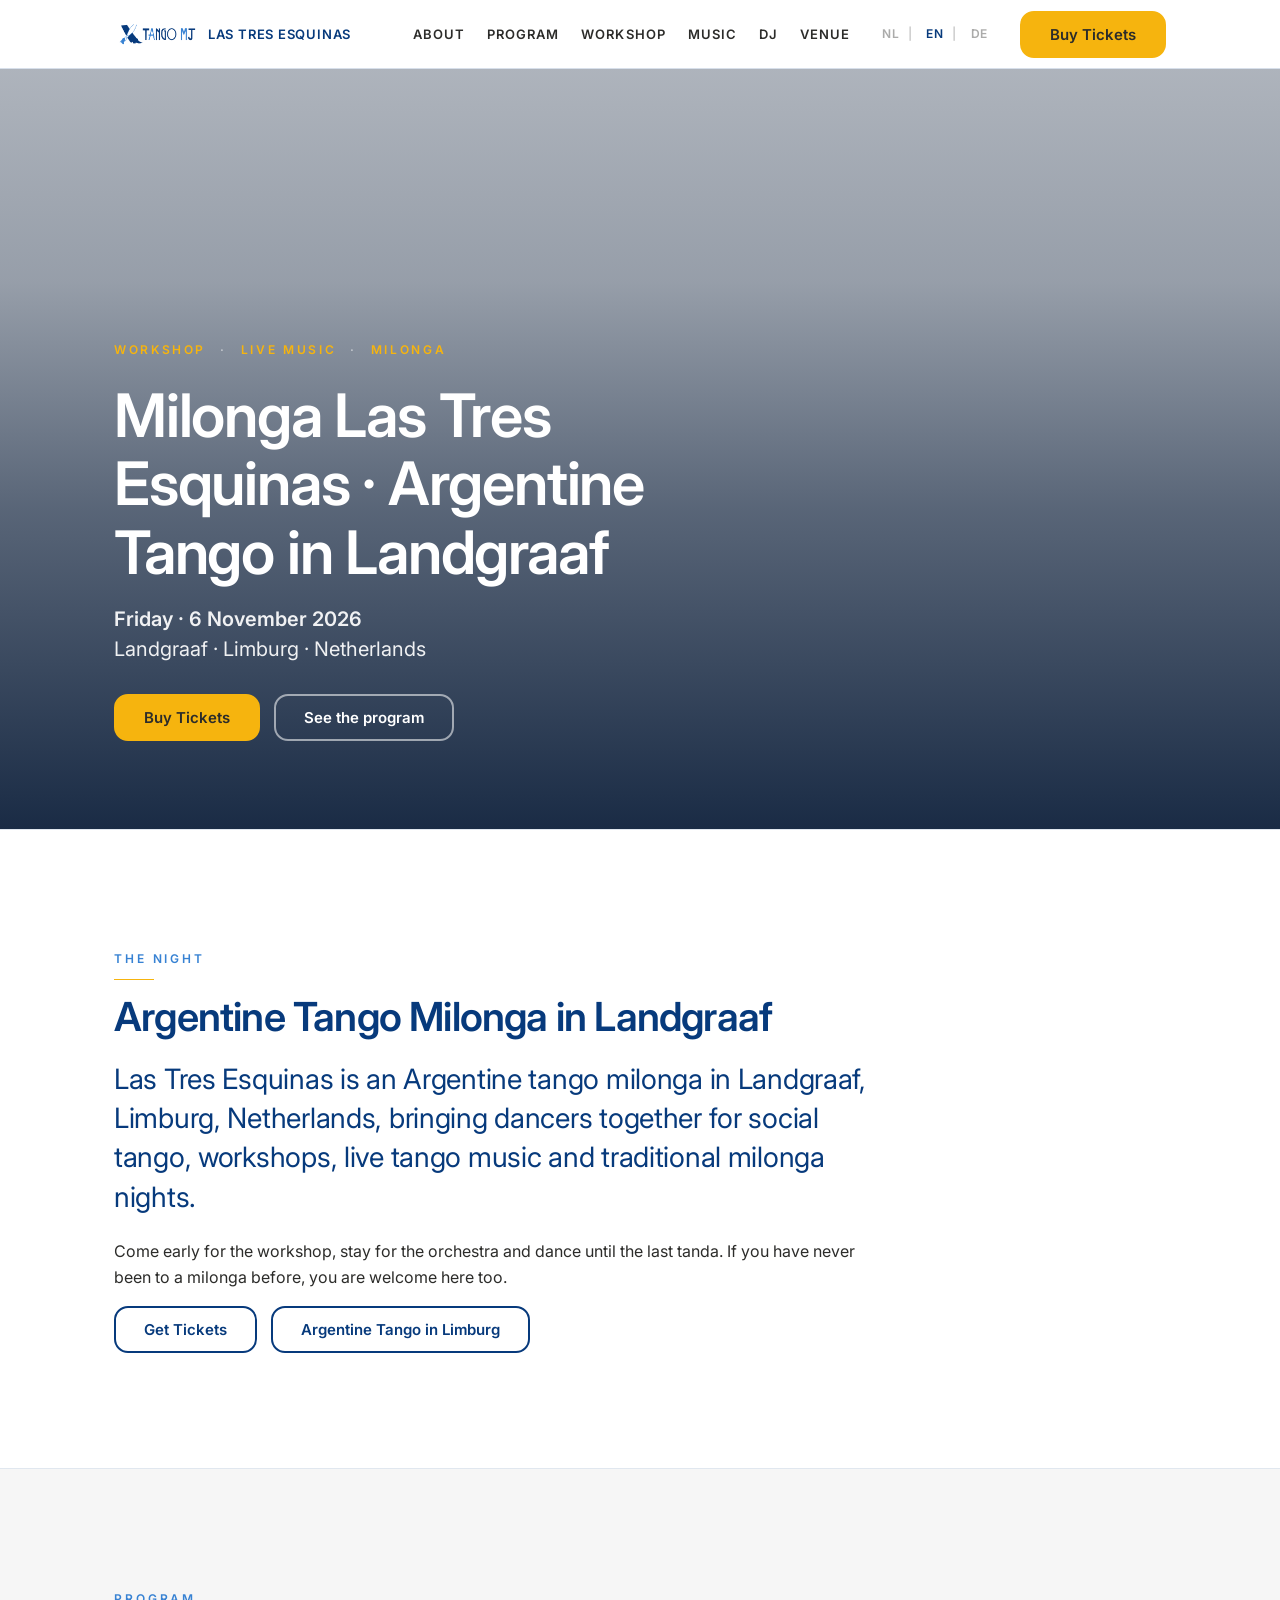
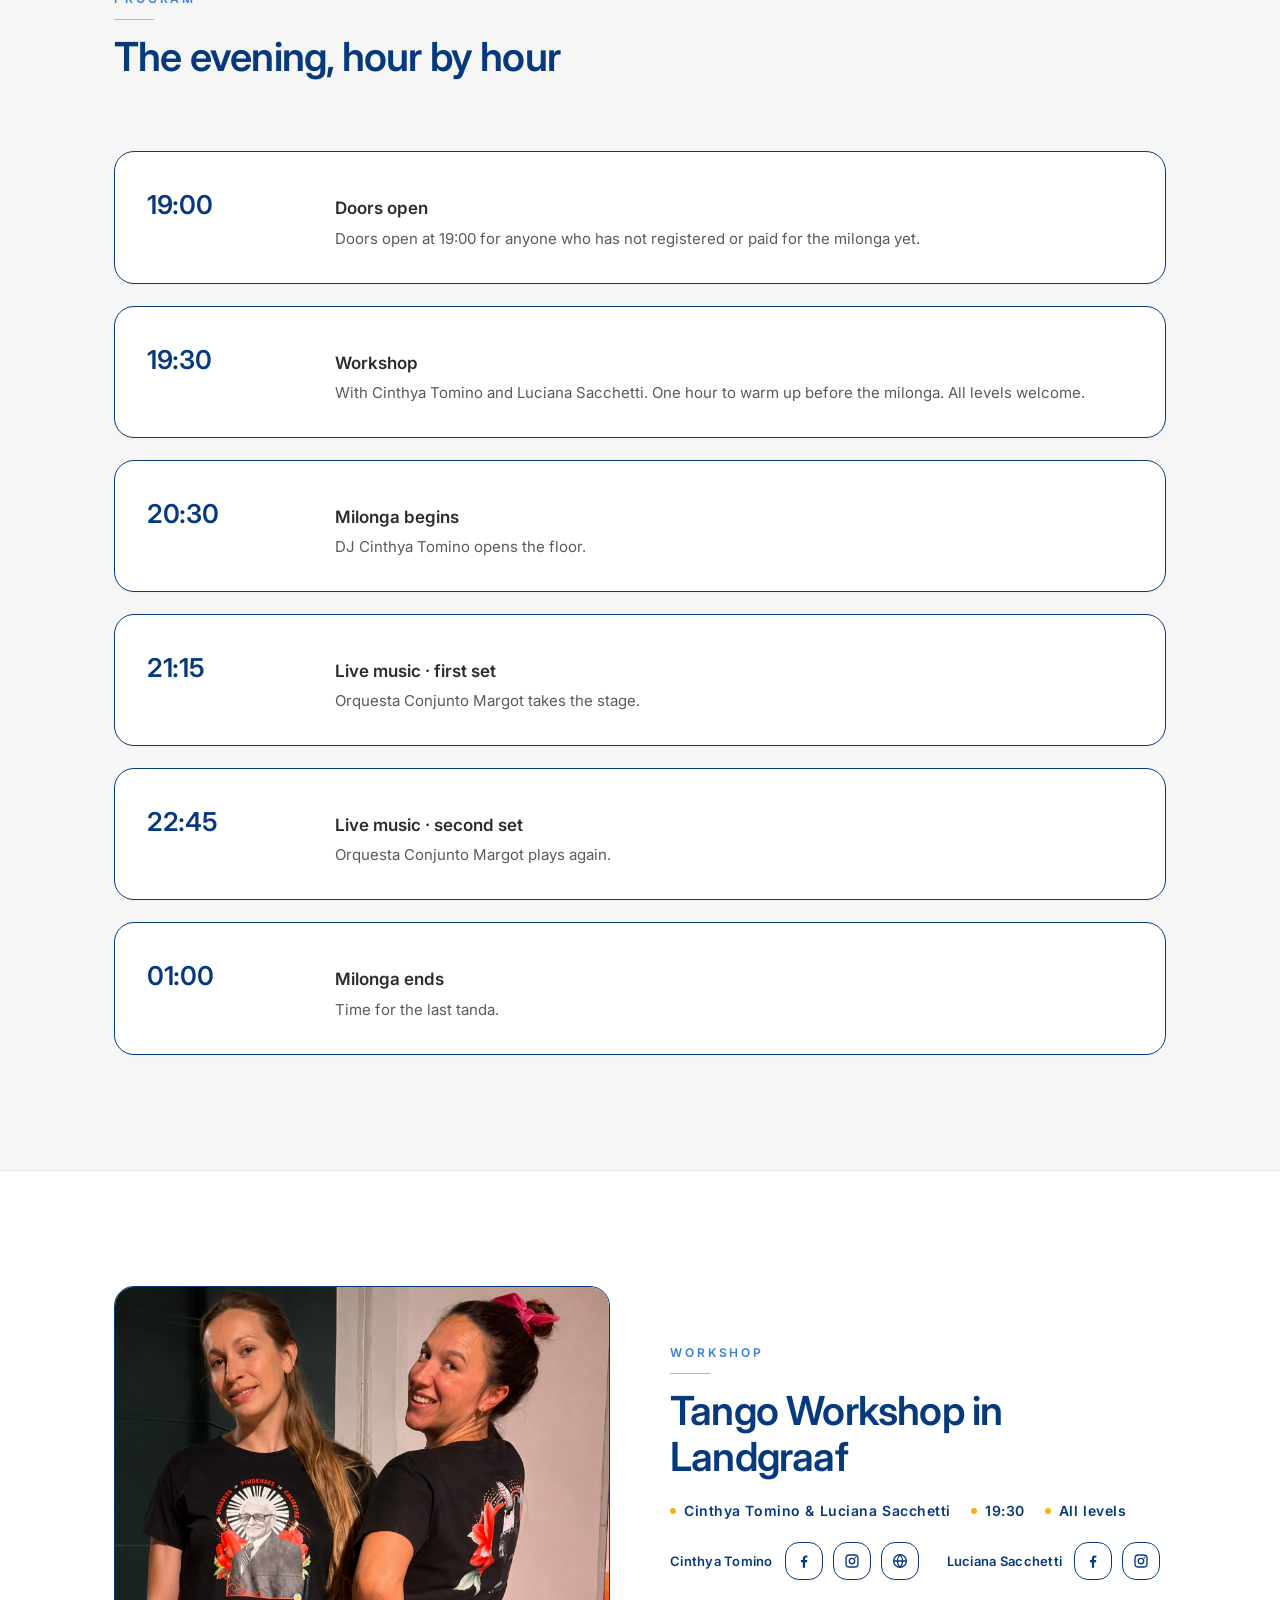
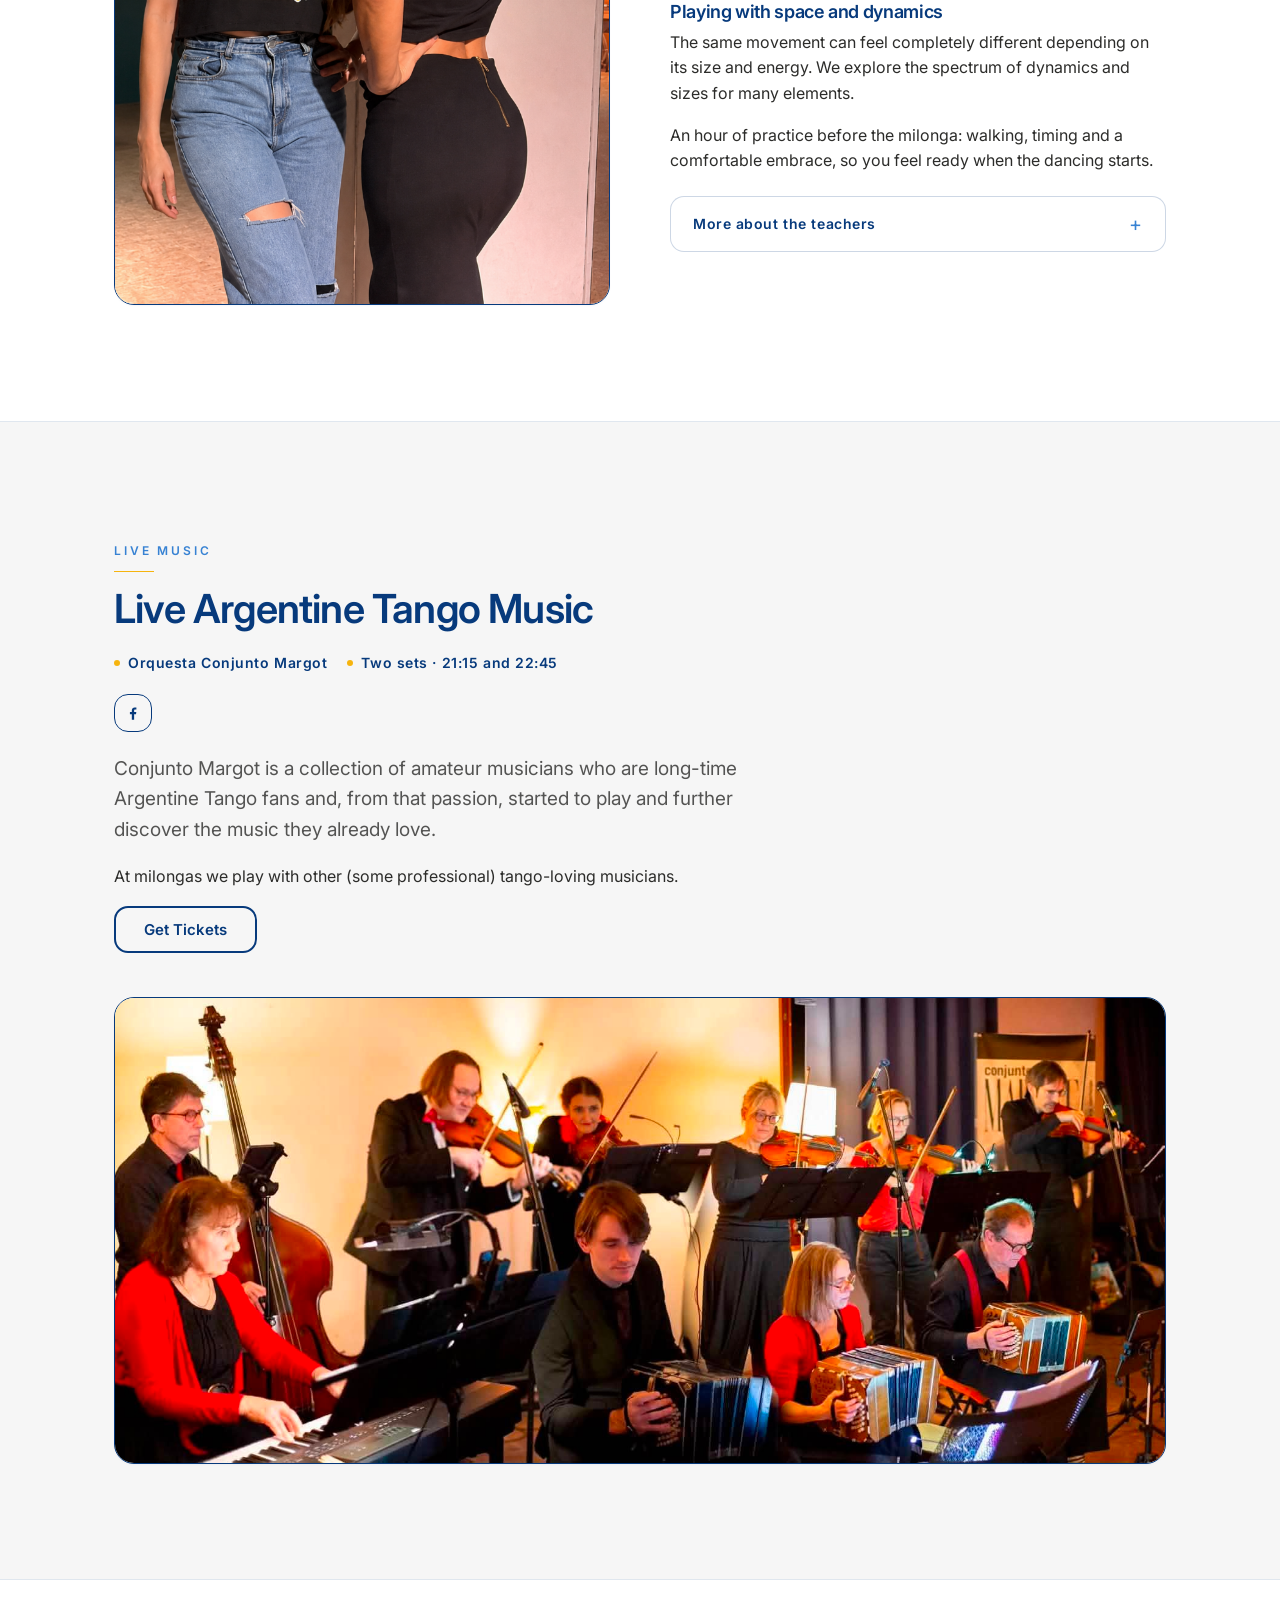
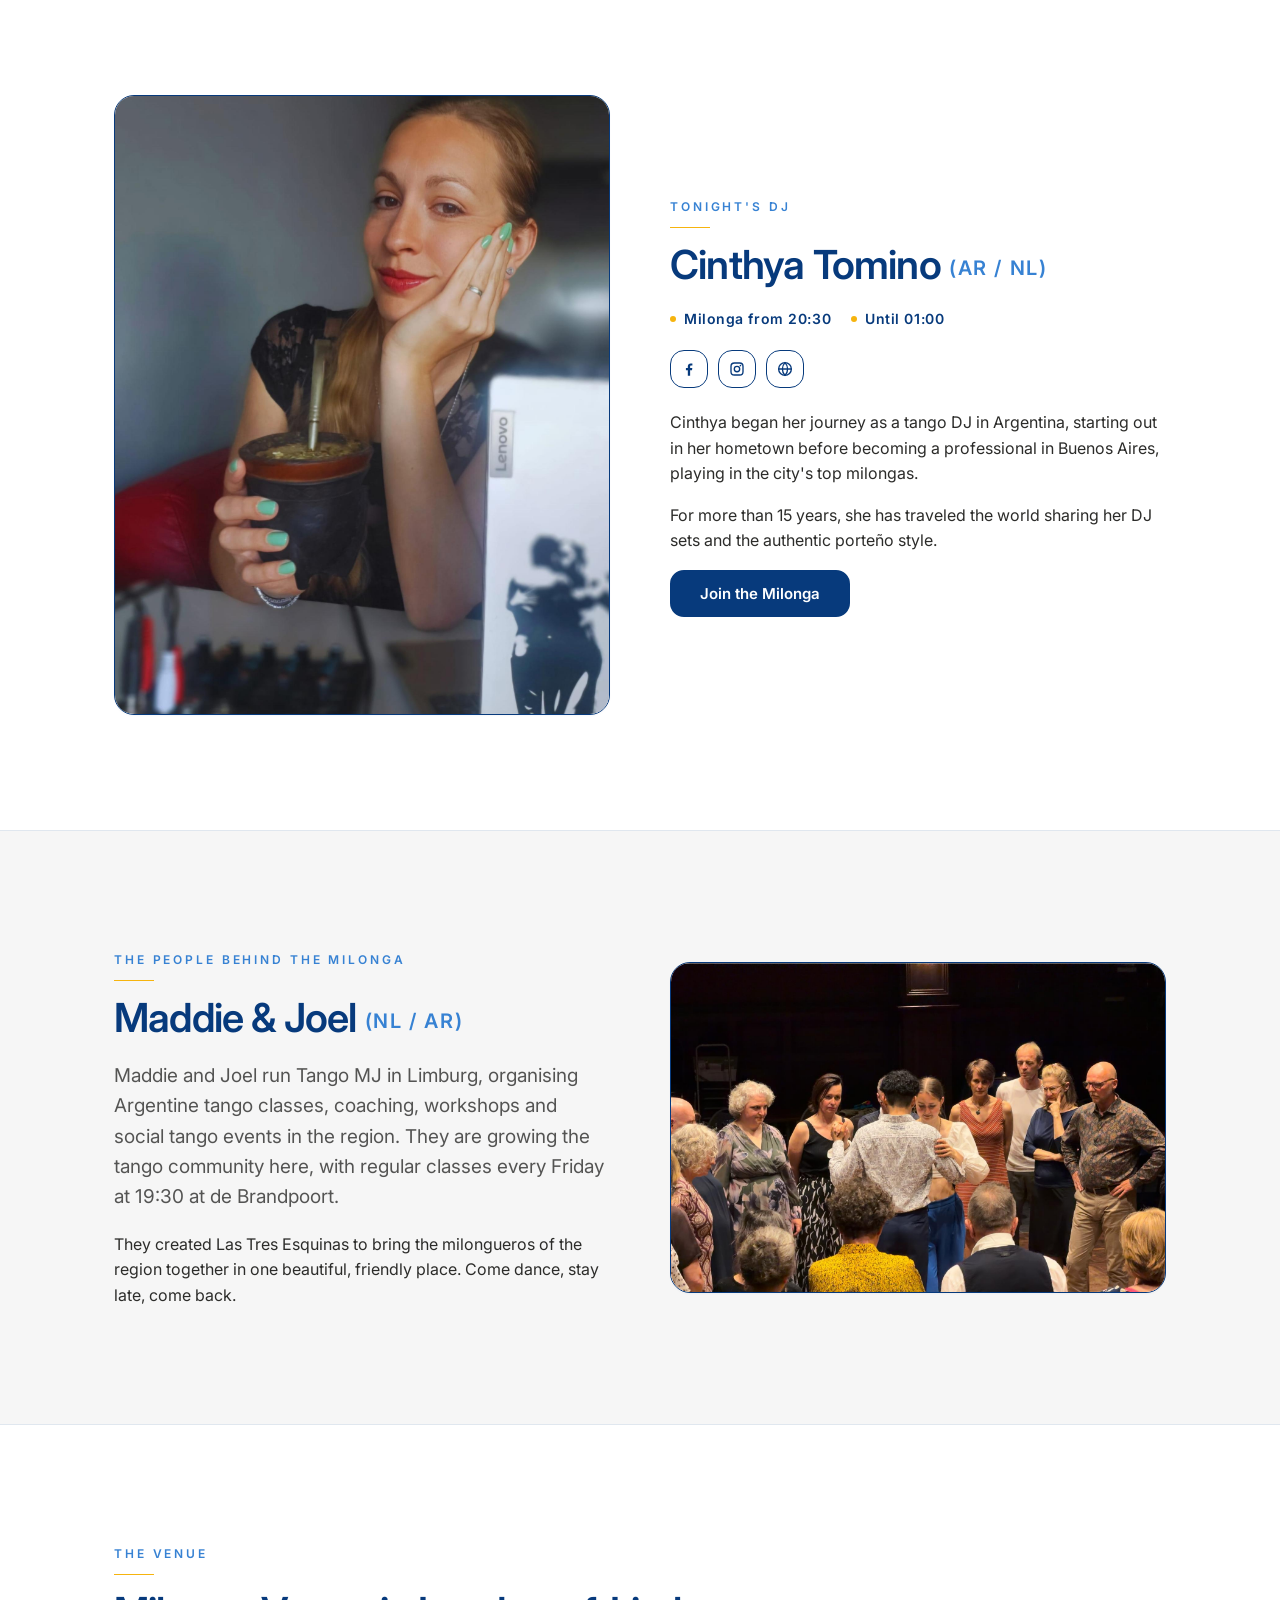
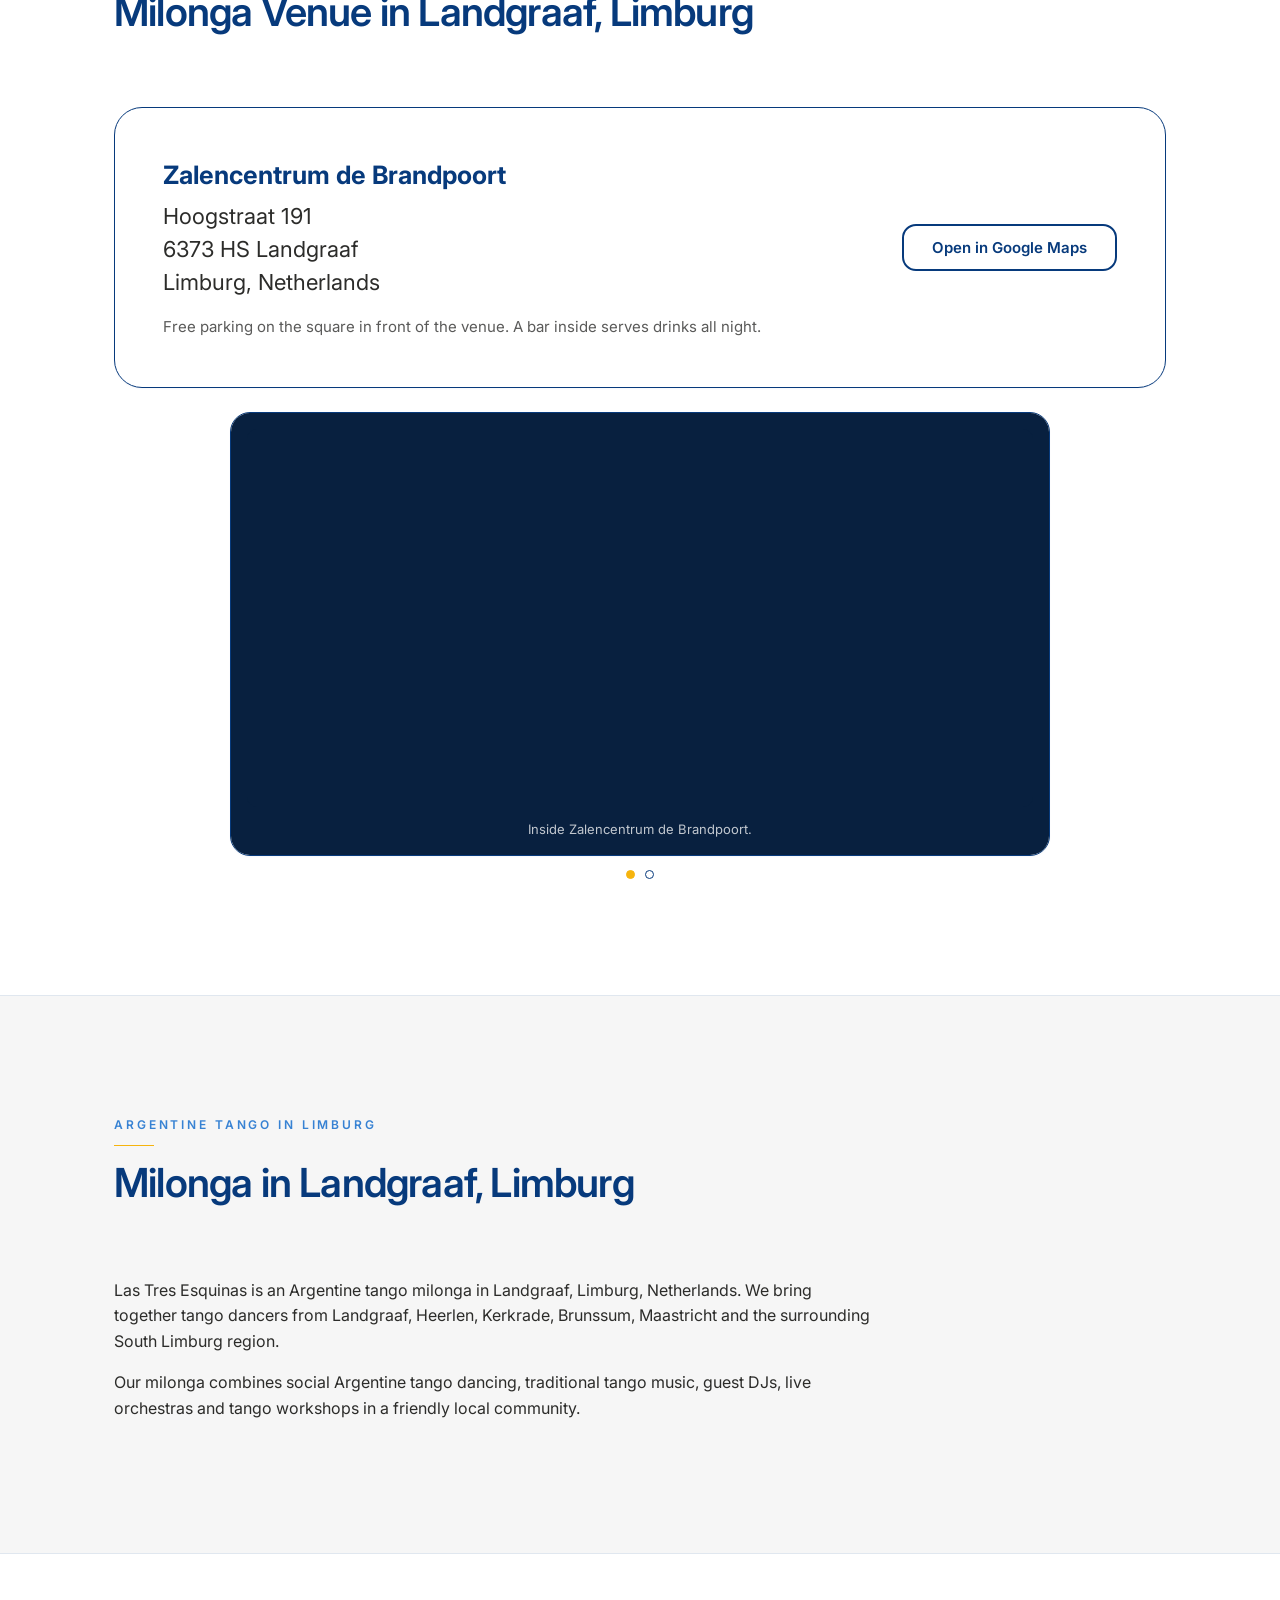
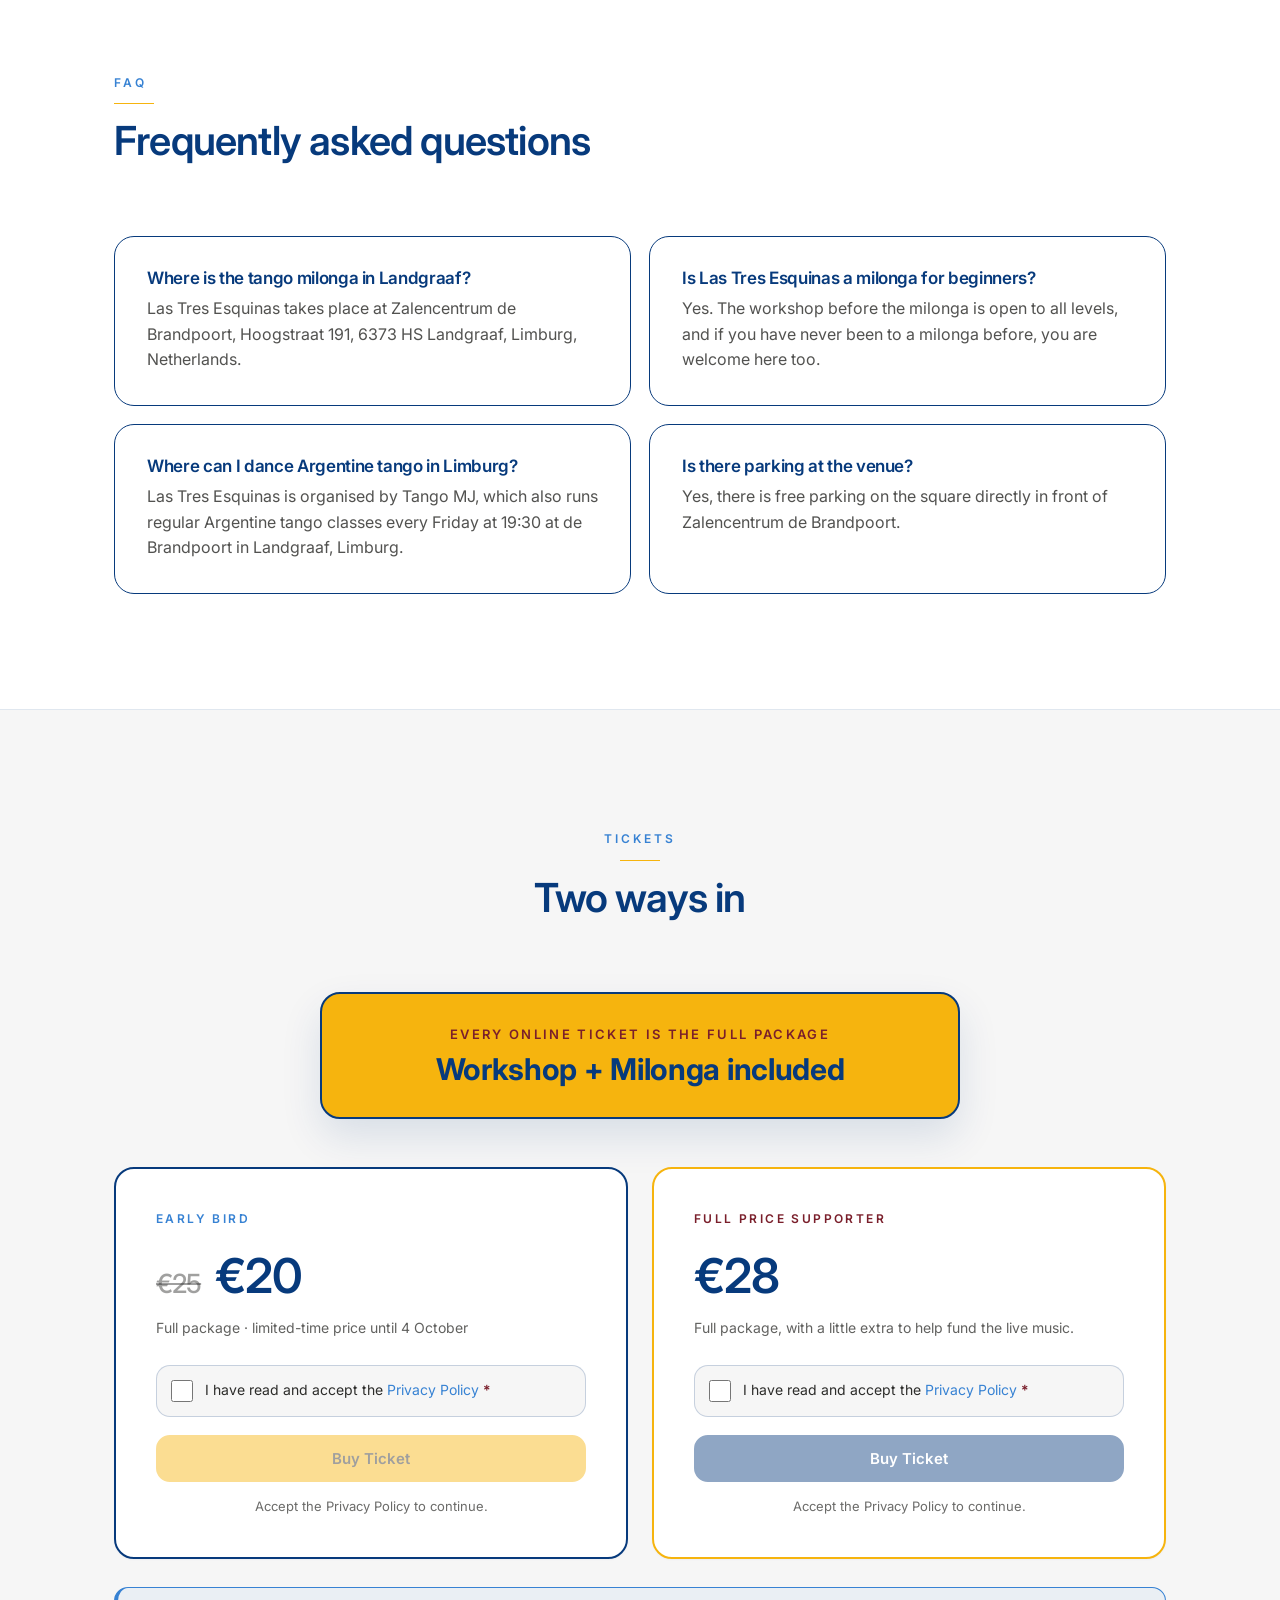
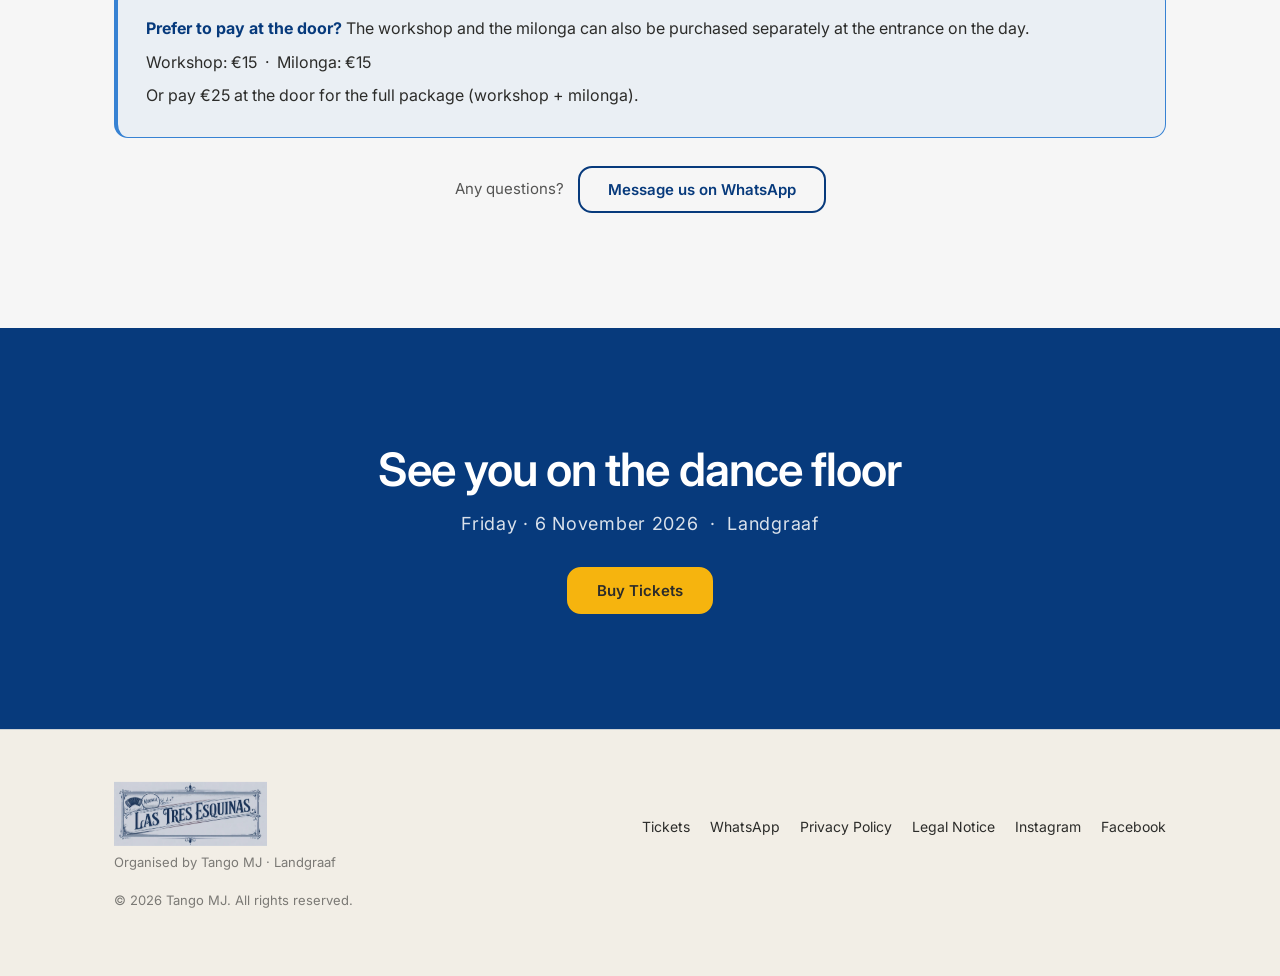
<file: index.html>
<!doctype html>
<html lang="en">
  <head>
    <meta charset="utf-8" />
    <meta name="viewport" content="width=device-width, initial-scale=1" />

    <title>Milonga Landgraaf | Argentine Tango in Limburg · Las Tres Esquinas</title>
    <meta
      name="description"
      content="Milonga in Landgraaf, Limburg, Netherlands. Las Tres Esquinas brings Argentine tango, social dancing, workshops and live tango music to South Limburg."
    />
    <link rel="canonical" href="https://lastresesquinas.nl/" />

    <link rel="icon" type="image/png" href="img/icon.png" />
    <link rel="apple-touch-icon" href="img/icon.png" />

    <!-- Open Graph -->
    <meta property="og:type" content="website" />
    <meta property="og:title" content="Milonga Las Tres Esquinas · Argentine Tango in Landgraaf" />
    <meta
      property="og:description"
      content="Argentine tango milonga in Landgraaf, Limburg, Netherlands, with social dancing, workshops and live tango music."
    />
    <meta property="og:url" content="https://lastresesquinas.nl/" />
    <meta property="og:image" content="https://lastresesquinas.nl/img/organizadores.jpg" />
    <meta name="twitter:card" content="summary_large_image" />

    <link rel="preconnect" href="https://fonts.googleapis.com" />
    <link rel="preconnect" href="https://fonts.gstatic.com" crossorigin />
    <link
      rel="stylesheet"
      href="https://fonts.googleapis.com/css2?family=Inter:wght@400;500;600;700&display=swap"
    />
    <link rel="stylesheet" href="css/styles.css" />

    <script type="application/ld+json">
      {
        "@context": "https://schema.org",
        "@type": "DanceEvent",
        "name": "Milonga Las Tres Esquinas",
        "description": "Argentine tango milonga in Landgraaf, Limburg, Netherlands, with a tango workshop, live music by Orquesta Conjunto Margot and DJ Cinthya Tomino.",
        "url": "https://lastresesquinas.nl/",
        "image": [
          "https://lastresesquinas.nl/img/organizadores.jpg",
          "https://lastresesquinas.nl/img/orquesta.jpg",
          "https://lastresesquinas.nl/img/dj.jpg"
        ],
        "startDate": "2026-11-06T19:30:00+01:00",
        "endDate": "2026-11-07T01:00:00+01:00",
        "eventAttendanceMode": "https://schema.org/OfflineEventAttendanceMode",
        "eventStatus": "https://schema.org/EventScheduled",
        "location": {
          "@type": "Place",
          "name": "Zalencentrum de Brandpoort",
          "address": {
            "@type": "PostalAddress",
            "streetAddress": "Hoogstraat 191",
            "postalCode": "6373 HS",
            "addressLocality": "Landgraaf",
            "addressRegion": "Limburg",
            "addressCountry": "NL"
          }
        },
        "performer": [
          { "@type": "MusicGroup", "name": "Orquesta Conjunto Margot" },
          { "@type": "Person", "name": "Cinthya Tomino" }
        ],
        "organizer": { "@type": "Organization", "name": "Tango MJ", "url": "https://tangomj.nl/" },
        "offers": [
          {
            "@type": "Offer",
            "name": "Early Bird",
            "price": "20",
            "priceCurrency": "EUR",
            "availability": "https://schema.org/InStock",
            "validThrough": "2026-10-04T23:59:00+02:00",
            "url": "https://buy.stripe.com/00wdR81S1f6e5rHczC4Rq0f"
          },
          {
            "@type": "Offer",
            "name": "Full Price Supporter",
            "price": "28",
            "priceCurrency": "EUR",
            "availability": "https://schema.org/InStock",
            "url": "https://buy.stripe.com/4gM7sKcwFbU2bQ56be4Rq0g"
          }
        ]
      }
    </script>

    <script type="application/ld+json">
      {
        "@context": "https://schema.org",
        "@type": "FAQPage",
        "mainEntity": [
          {
            "@type": "Question",
            "name": "Where is the tango milonga in Landgraaf?",
            "acceptedAnswer": {
              "@type": "Answer",
              "text": "Las Tres Esquinas takes place at Zalencentrum de Brandpoort, Hoogstraat 191, 6373 HS Landgraaf, Limburg, Netherlands."
            }
          },
          {
            "@type": "Question",
            "name": "Is Las Tres Esquinas a milonga for beginners?",
            "acceptedAnswer": {
              "@type": "Answer",
              "text": "Yes. The workshop before the milonga is open to all levels, and if you have never been to a milonga before, you are welcome here too."
            }
          },
          {
            "@type": "Question",
            "name": "Where can I dance Argentine tango in Limburg?",
            "acceptedAnswer": {
              "@type": "Answer",
              "text": "Las Tres Esquinas is organised by Tango MJ, which also runs regular Argentine tango classes every Friday at 19:30 at de Brandpoort in Landgraaf, Limburg."
            }
          },
          {
            "@type": "Question",
            "name": "Is there parking at the venue?",
            "acceptedAnswer": {
              "@type": "Answer",
              "text": "Yes, there is free parking on the square directly in front of Zalencentrum de Brandpoort."
            }
          }
        ]
      }
    </script>
  </head>

  <body>
    <a class="skip-link" href="#main">Skip to content</a>

    <!-- Icon sprite (Facebook / Instagram / website) -->
    <svg width="0" height="0" style="position: absolute" aria-hidden="true" focusable="false">
      <symbol id="i-facebook" viewBox="0 0 24 24">
        <path
          fill="currentColor"
          d="M13.5 21v-7.5h2.53l.38-2.94H13.5V8.68c0-.85.24-1.43 1.46-1.43h1.56V4.62c-.27-.04-1.2-.12-2.28-.12-2.26 0-3.8 1.38-3.8 3.9v2.17H7.9v2.94h2.53V21z"
        />
      </symbol>
      <symbol
        id="i-instagram"
        viewBox="0 0 24 24"
        fill="none"
        stroke="currentColor"
        stroke-width="1.8"
      >
        <rect x="4" y="4" width="16" height="16" rx="4.5" />
        <circle cx="12" cy="12" r="3.6" />
        <circle cx="16.6" cy="7.4" r="1.1" fill="currentColor" stroke="none" />
      </symbol>
      <symbol
        id="i-web"
        viewBox="0 0 24 24"
        fill="none"
        stroke="currentColor"
        stroke-width="1.8"
      >
        <circle cx="12" cy="12" r="8.5" />
        <path
          d="M3.5 12h17M12 3.5c2.3 2.4 3.5 5.6 3.5 8.5s-1.2 6.1-3.5 8.5c-2.3-2.4-3.5-5.6-3.5-8.5S9.7 5.9 12 3.5z"
        />
      </symbol>
    </svg>

    <!-- ============ HEADER / NAV ============ -->
    <header class="site-header">
      <div class="container site-header__inner">
        <a class="site-header__brand" href="#top" aria-label="Milonga Las Tres Esquinas, top of page">
          <img
            class="site-header__logo"
            src="img/logo_web.png"
            alt="Tango MJ"
            width="2493"
            height="832"
          />
          <span>Las Tres Esquinas</span>
        </a>

        <button
          class="nav-toggle"
          type="button"
          aria-label="Open menu"
          aria-expanded="false"
          aria-controls="site-nav"
          data-nav-toggle
        >
          <span class="nav-toggle__bar" aria-hidden="true"></span>
          <span class="nav-toggle__bar" aria-hidden="true"></span>
          <span class="nav-toggle__bar" aria-hidden="true"></span>
        </button>

        <nav id="site-nav" class="site-nav" aria-label="Primary" data-nav>
          <ul class="site-nav__list">
            <li><a href="#about">About</a></li>
            <li><a href="#program">Program</a></li>
            <li><a href="#workshop">Workshop</a></li>
            <li><a href="#music">Music</a></li>
            <li><a href="#dj">DJ</a></li>
            <li><a href="#venue">Venue</a></li>
          </ul>
          <div class="lang-switch" role="group" aria-label="Language">
            <span class="lang-switch__item" aria-disabled="true" title="Nederlands (coming soon)">NL</span>
            <span class="lang-switch__item is-active" aria-current="true">EN</span>
            <span class="lang-switch__item" aria-disabled="true" title="Deutsch (coming soon)">DE</span>
          </div>
          <a class="btn btn--primary" href="#tickets">Buy Tickets</a>
        </nav>
      </div>
    </header>

    <main id="main">
      <span id="top"></span>

      <!-- ============ 1. HERO ============ -->
      <section class="hero" aria-labelledby="hero-heading">
        <div class="hero__media" data-hero-slides>
          <div class="hero__slide hero__slide--video is-active">
            <video
              data-hero-video
              src="img/video-bp.mp4"
              autoplay
              muted
              loop
              playsinline
              preload="auto"
              width="464"
              height="832"
            ></video>
          </div>
          <div class="hero__slide">
            <img
              src="img/organizadores.jpg"
              alt="Argentine tango dancers at Milonga Las Tres Esquinas in Landgraaf"
              width="1924"
              height="1082"
              fetchpriority="high"
            />
          </div>
          <div class="hero__slide">
            <img
              src="img/profes.png"
              alt="Cinthya Tomino and Luciana Sacchetti, the workshop teachers"
              width="768"
              height="1024"
              loading="lazy"
            />
          </div>
          <div class="hero__slide">
            <img
              src="img/orquesta.jpg"
              alt="Orquesta Conjunto Margot performing live Argentine tango in Landgraaf"
              width="1723"
              height="763"
              loading="lazy"
            />
          </div>
          <div class="hero__slide">
            <img
              src="img/dj.jpg"
              alt="Cinthya Tomino DJing at an Argentine tango milonga in Landgraaf"
              width="1601"
              height="2048"
              loading="lazy"
            />
          </div>
        </div>
        <div class="container">
          <p class="hero__kicker">
            <span>Workshop</span><span>Live Music</span><span>Milonga</span>
          </p>
          <h1 id="hero-heading">
            Milonga Las Tres Esquinas · Argentine Tango in Landgraaf
          </h1>
          <p class="hero__meta">
            <strong>Friday · 6 November 2026</strong>
            Landgraaf · Limburg · Netherlands
          </p>
          <div class="hero__actions">
            <a class="btn btn--primary" href="#tickets">Buy Tickets</a>
            <a class="btn btn--ghost" href="#program">See the program</a>
          </div>
        </div>
      </section>

      <!-- ============ 2. ABOUT / THE NIGHT ============ -->
      <section id="about" class="section section--tint" aria-labelledby="about-heading">
        <div class="container">
          <div class="about" data-reveal>
            <span class="eyebrow">The night</span>
            <h2 id="about-heading">Argentine Tango Milonga in Landgraaf</h2>
            <p class="about__statement">
              Las Tres Esquinas is an Argentine tango milonga in Landgraaf,
              Limburg, Netherlands, bringing dancers together for social tango,
              workshops, live tango music and traditional milonga nights.
            </p>
            <p>
              Come early for the workshop, stay for the orchestra and dance until
              the last tanda. If you have never been to a milonga before, you are
              welcome here too.
            </p>
            <div class="about__actions">
              <a class="btn btn--outline" href="#tickets">Get Tickets</a>
              <a class="btn btn--outline" href="#tango-limburg">Argentine Tango in Limburg</a>
            </div>
          </div>
        </div>
      </section>

      <!-- ============ 3. PROGRAM ============ -->
      <section id="program" class="section" aria-labelledby="program-heading">
        <div class="container">
          <div class="section-head" data-reveal>
            <span class="eyebrow">Program</span>
            <h2 id="program-heading">The evening, hour by hour</h2>
          </div>

          <div class="timeline stagger">
            <div class="timeline__item" data-reveal>
              <div class="timeline__time">19:00</div>
              <div>
                <p class="timeline__title">Doors open</p>
                <p class="timeline__detail">
                  Doors open at 19:00 for anyone who has not registered or paid
                  for the milonga yet.
                </p>
              </div>
            </div>
            <div class="timeline__item" data-reveal>
              <div class="timeline__time">19:30</div>
              <div>
                <p class="timeline__title">Workshop</p>
                <p class="timeline__detail">
                  With Cinthya Tomino and Luciana Sacchetti. One hour to warm up
                  before the milonga. All levels welcome.
                </p>
              </div>
            </div>
            <div class="timeline__item" data-reveal>
              <div class="timeline__time">20:30</div>
              <div>
                <p class="timeline__title">Milonga begins</p>
                <p class="timeline__detail">
                  DJ Cinthya Tomino opens the floor.
                </p>
              </div>
            </div>
            <div class="timeline__item" data-reveal>
              <div class="timeline__time">21:15</div>
              <div>
                <p class="timeline__title">Live music · first set</p>
                <p class="timeline__detail">
                  Orquesta Conjunto Margot takes the stage.
                </p>
              </div>
            </div>
            <div class="timeline__item" data-reveal>
              <div class="timeline__time">22:45</div>
              <div>
                <p class="timeline__title">Live music · second set</p>
                <p class="timeline__detail">
                  Orquesta Conjunto Margot plays again.
                </p>
              </div>
            </div>
            <div class="timeline__item" data-reveal>
              <div class="timeline__time">01:00</div>
              <div>
                <p class="timeline__title">Milonga ends</p>
                <p class="timeline__detail">Time for the last tanda.</p>
              </div>
            </div>
          </div>
        </div>
      </section>

      <!-- ============ 4. WORKSHOP ============ -->
      <section id="workshop" class="section section--tint" aria-labelledby="workshop-heading">
        <div class="container">
          <div class="feature feature--reverse">
            <div class="feature__media feature__media--portrait" data-reveal="left">
              <img
                src="img/profes.png"
                alt="Cinthya Tomino and Luciana Sacchetti, the workshop teachers"
                width="768"
                height="1024"
                loading="lazy"
              />
            </div>
            <div class="feature__body" data-reveal>
              <span class="eyebrow">Workshop</span>
              <h2 id="workshop-heading">Tango Workshop in Landgraaf</h2>
              <p class="meta-line">
                <span>Cinthya Tomino &amp; Luciana Sacchetti</span><span>19:30</span><span>All levels</span>
              </p>
              <div class="artist-links-row">
                <div class="artist-links-group">
                  <span class="artist-links-group__name">Cinthya Tomino</span>
                  <ul class="artist-links">
                    <li>
                      <a href="https://www.facebook.com/CinTomino/" target="_blank" rel="noopener" aria-label="Cinthya Tomino on Facebook"><svg class="ic"><use href="#i-facebook" /></svg></a>
                    </li>
                    <li>
                      <a href="https://www.instagram.com/cintomino" target="_blank" rel="noopener" aria-label="Cinthya Tomino on Instagram"><svg class="ic"><use href="#i-instagram" /></svg></a>
                    </li>
                    <li>
                      <a href="https://www.cintominotango.com" target="_blank" rel="noopener" aria-label="Cinthya Tomino website"><svg class="ic"><use href="#i-web" /></svg></a>
                    </li>
                  </ul>
                </div>
                <div class="artist-links-group">
                  <span class="artist-links-group__name">Luciana Sacchetti</span>
                  <ul class="artist-links">
                    <li>
                      <a href="https://www.facebook.com/lu.sacchetti/" target="_blank" rel="noopener" aria-label="Luciana Sacchetti on Facebook"><svg class="ic"><use href="#i-facebook" /></svg></a>
                    </li>
                    <li>
                      <a href="https://www.instagram.com/lusacchetti" target="_blank" rel="noopener" aria-label="Luciana Sacchetti on Instagram"><svg class="ic"><use href="#i-instagram" /></svg></a>
                    </li>
                  </ul>
                </div>
              </div>
              <h3 class="feature__topic">Playing with space and dynamics</h3>
              <p>
                The same movement can feel completely different depending on its
                size and energy. We explore the spectrum of dynamics and sizes
                for many elements.
              </p>
              <p>
                An hour of practice before the milonga: walking, timing and a
                comfortable embrace, so you feel ready when the dancing starts.
              </p>

              <details class="disclosure">
                <summary>More about the teachers</summary>
                <div class="disclosure__body">
                  <h3>Luciana Sacchetti</h3>
                  <p>
                    Dancer, artistic gymnast, athlete and circus artist, she
                    approached tango 15 years ago in Mar del Plata, Argentina.
                    She immediately began taking lessons with internationally
                    renowned masters and artists, and still today she travels to
                    Europe and Argentina to deepen her knowledge of this dance
                    more and more. She is invited to Argentina, Italy, the United
                    States and the Netherlands to teach and perform with various
                    artists.
                  </p>
                  <h3>Cinthya Tomino</h3>
                  <p>
                    Professional tango dancer from Argentina. Starting her
                    journey in tango as a child, Cinthya began her artistic
                    formation at a young age, studying with some of the most
                    renowned tango masters in Buenos Aires and developing her
                    expertise in both roles, as a leader and a follower. After
                    performing in some of the most prestigious theaters and
                    renowned milongas in Buenos Aires, she has spent more than 15
                    years teaching and dancing in different countries, sharing
                    the traditions, culture, and passion of Argentine tango, as a
                    teacher, dancer, and tango DJ.
                  </p>
                  <h3>Milonga El Colectivo</h3>
                  <p>
                    Cinthya Tomino and Luciana Sacchetti are part of El
                    Colectivo, a tango project in Rotterdam that runs the
                    &ldquo;El Colectivo&rdquo; milonga &mdash; a monthly gathering
                    devoted to Argentine tango, with traditional music, dancing
                    and a space for the tango community to meet. It takes place on
                    the fourth Friday of every month in Rotterdam.
                  </p>
                </div>
              </details>
            </div>
          </div>
        </div>
      </section>

      <!-- ============ 5. LIVE MUSIC ============ -->
      <section id="music" class="section" aria-labelledby="music-heading">
        <div class="container">
          <div class="music-head">
            <div data-reveal>
              <span class="eyebrow">Live music</span>
              <h2 id="music-heading">Live Argentine Tango Music</h2>
              <p class="meta-line">
                <span>Orquesta Conjunto Margot</span><span>Two sets · 21:15 and 22:45</span>
              </p>
              <ul class="artist-links">
                <li>
                  <a href="https://www.facebook.com/people/Conjunto-Margot/61581234227442/" target="_blank" rel="noopener" aria-label="Conjunto Margot on Facebook"><svg class="ic"><use href="#i-facebook" /></svg></a>
                </li>
              </ul>
              <p class="lead">
                Conjunto Margot is a collection of amateur musicians who are
                long-time Argentine Tango fans and, from that passion, started to
                play and further discover the music they already love.
              </p>
              <p>
                At milongas we play with other (some professional) tango-loving
                musicians.
              </p>
              <p>
                <a class="btn btn--outline" href="#tickets">Get Tickets</a>
              </p>
            </div>
          </div>

          <figure class="band-figure" data-reveal>
            <img
              src="img/orquesta.jpg"
              alt="Orquesta Conjunto Margot performing live Argentine tango, with bandoneons, violins, piano and double bass"
              width="1723"
              height="763"
              loading="lazy"
            />
          </figure>
        </div>
      </section>

      <!-- ============ 6. DJ ============ -->
      <section id="dj" class="section section--tint" aria-labelledby="dj-heading">
        <div class="container">
          <div class="feature feature--reverse">
            <div class="feature__media feature__media--portrait" data-reveal="left">
              <img
                src="img/dj.jpg"
                alt="Cinthya Tomino DJing at an Argentine tango milonga in Landgraaf"
                width="1601"
                height="2048"
                loading="lazy"
              />
            </div>
            <div class="feature__body" data-reveal>
              <span class="eyebrow">Tonight's DJ</span>
              <h2 id="dj-heading">Cinthya Tomino <span class="dj-origin">(AR / NL)</span></h2>
              <p class="meta-line">
                <span>Milonga from 20:30</span><span>Until 01:00</span>
              </p>
              <ul class="artist-links">
                <li>
                  <a href="https://www.facebook.com/CinTomino/" target="_blank" rel="noopener" aria-label="Cinthya Tomino on Facebook"><svg class="ic"><use href="#i-facebook" /></svg></a>
                </li>
                <li>
                  <a href="https://www.instagram.com/cintomino" target="_blank" rel="noopener" aria-label="Cinthya Tomino on Instagram"><svg class="ic"><use href="#i-instagram" /></svg></a>
                </li>
                <li>
                  <a href="https://www.cintominotango.com" target="_blank" rel="noopener" aria-label="Cinthya Tomino website"><svg class="ic"><use href="#i-web" /></svg></a>
                </li>
              </ul>
              <p>
                Cinthya began her journey as a tango DJ in Argentina, starting
                out in her hometown before becoming a professional in Buenos
                Aires, playing in the city's top milongas.
              </p>
              <p>
                For more than 15 years, she has traveled the world sharing her DJ
                sets and the authentic porteño style.
              </p>
              <p>
                <a class="btn btn--secondary" href="#tickets">Join the Milonga</a>
              </p>
            </div>
          </div>
        </div>
      </section>

      <!-- ============ 7. ORGANIZERS ============ -->
      <section id="organizers" class="section" aria-labelledby="organizers-heading">
        <div class="container">
          <div class="feature">
            <div class="feature__body" data-reveal>
              <span class="eyebrow">The people behind the milonga</span>
              <h2 id="organizers-heading">
                Maddie &amp; Joel <span class="dj-origin">(NL / AR)</span>
              </h2>
              <p class="lead">
                Maddie and Joel run Tango MJ in Limburg, organising Argentine
                tango classes, coaching, workshops and social tango events in
                the region. They are growing the tango community here, with
                regular classes every Friday at 19:30 at de Brandpoort.
              </p>
              <p>
                They created Las Tres Esquinas to bring the milongueros of the
                region together in one beautiful, friendly place. Come dance,
                stay late, come back.
              </p>
            </div>
            <div class="feature__media feature__media--wide" data-reveal="right">
              <img
                src="img/organizadores.jpg"
                alt="A Tango MJ Argentine tango class gathered around a dancing couple in Landgraaf"
                width="1924"
                height="1082"
                loading="lazy"
              />
            </div>
          </div>
        </div>
      </section>

      <!-- ============ 8. VENUE ============ -->
      <section id="venue" class="section section--tint" aria-labelledby="venue-heading">
        <div class="container">
          <div class="section-head" data-reveal>
            <span class="eyebrow">The venue</span>
            <h2 id="venue-heading">Milonga Venue in Landgraaf, Limburg</h2>
          </div>
          <div class="venue-card" data-reveal>
            <div>
              <address class="venue-card__address">
                <strong>Zalencentrum de Brandpoort</strong>
                Hoogstraat 191<br />
                6373 HS Landgraaf<br />
                Limburg, Netherlands
              </address>
              <p class="venue-card__parking">
                Free parking on the square in front of the venue. A bar inside
                serves drinks all night.
              </p>
            </div>
            <a
              class="btn btn--outline"
              href="https://maps.app.goo.gl/uze1UyYe35vyduzv8"
              target="_blank"
              rel="noopener"
            >
              Open in Google Maps
            </a>
          </div>

          <div class="venue-carousel" data-carousel data-reveal>
            <div
              class="venue-carousel__viewport"
              data-carousel-track
              tabindex="0"
              role="region"
              aria-label="Venue photos and video"
            >
              <figure class="venue-carousel__slide">
                <video
                  class="venue-carousel__media"
                  data-venue-video
                  src="img/video-bp.mp4"
                  autoplay
                  muted
                  loop
                  playsinline
                  preload="metadata"
                  width="464"
                  height="832"
                ></video>
                <figcaption>Inside Zalencentrum de Brandpoort.</figcaption>
              </figure>
              <figure class="venue-carousel__slide">
                <img
                  class="venue-carousel__media"
                  src="img/parking.webp"
                  alt="The open parking square directly in front of Zalencentrum de Brandpoort"
                  width="1024"
                  height="483"
                  loading="lazy"
                />
                <figcaption>Free parking right in front of the entrance.</figcaption>
              </figure>
            </div>
            <div class="venue-carousel__dots" data-carousel-dots aria-label="Choose a slide">
              <button type="button" aria-label="Show the venue video" aria-current="true"></button>
              <button type="button" aria-label="Show the parking photo" aria-current="false"></button>
            </div>
          </div>
        </div>
      </section>

      <!-- ============ TANGO IN LIMBURG ============ -->
      <section id="tango-limburg" class="section" aria-labelledby="tango-limburg-heading">
        <div class="container">
          <div class="section-head" data-reveal>
            <span class="eyebrow">Argentine tango in Limburg</span>
            <h2 id="tango-limburg-heading">Milonga in Landgraaf, Limburg</h2>
          </div>
          <div class="about" data-reveal>
            <p>
              Las Tres Esquinas is an Argentine tango milonga in Landgraaf,
              Limburg, Netherlands. We bring together tango dancers from
              Landgraaf, Heerlen, Kerkrade, Brunssum, Maastricht and the
              surrounding South Limburg region.
            </p>
            <p>
              Our milonga combines social Argentine tango dancing, traditional
              tango music, guest DJs, live orchestras and tango workshops in a
              friendly local community.
            </p>
          </div>
        </div>
      </section>

      <!-- ============ FAQ ============ -->
      <section id="faq" class="section section--tint" aria-labelledby="faq-heading">
        <div class="container">
          <div class="section-head" data-reveal>
            <span class="eyebrow">FAQ</span>
            <h2 id="faq-heading">Frequently asked questions</h2>
          </div>
          <div class="faq-list stagger">
            <div class="faq-item" data-reveal>
              <h3>Where is the tango milonga in Landgraaf?</h3>
              <p>
                Las Tres Esquinas takes place at Zalencentrum de Brandpoort,
                Hoogstraat 191, 6373 HS Landgraaf, Limburg, Netherlands.
              </p>
            </div>
            <div class="faq-item" data-reveal>
              <h3>Is Las Tres Esquinas a milonga for beginners?</h3>
              <p>
                Yes. The workshop before the milonga is open to all levels,
                and if you have never been to a milonga before, you are
                welcome here too.
              </p>
            </div>
            <div class="faq-item" data-reveal>
              <h3>Where can I dance Argentine tango in Limburg?</h3>
              <p>
                Las Tres Esquinas is organised by Tango MJ, which also runs
                regular Argentine tango classes every Friday at 19:30 at de
                Brandpoort in Landgraaf, Limburg.
              </p>
            </div>
            <div class="faq-item" data-reveal>
              <h3>Is there parking at the venue?</h3>
              <p>
                Yes, there is free parking on the square directly in front of
                Zalencentrum de Brandpoort.
              </p>
            </div>
          </div>
        </div>
      </section>

      <!-- ============ 9. TICKETS ============ -->
      <section id="tickets" class="section" aria-labelledby="tickets-heading">
        <div class="container">
          <div class="section-head section-head--center" data-reveal>
            <span class="eyebrow">Tickets</span>
            <h2 id="tickets-heading">Two ways in</h2>
          </div>

          <p class="ticket-banner" data-reveal>
            <span class="ticket-banner__lead">Every online ticket is the full package</span>
            <strong class="ticket-banner__main">Workshop <span aria-hidden="true">+</span> Milonga included</strong>
          </p>

          <div class="ticket-grid stagger">
            <!-- Early Bird -->
            <div class="ticket-card" data-reveal>
              <span class="ticket-card__tag">Early Bird</span>
              <p class="ticket-card__price">
                <span class="ticket-card__price-was">€25</span> €20
              </p>
              <p class="ticket-card__note">
                Full package · limited-time price until 4 October
              </p>
              <div class="ticket-card__spacer"></div>

              <div class="privacy-row">
                <input
                  type="checkbox"
                  id="pp-earlybird"
                  data-privacy
                  required
                  aria-describedby="hint-earlybird"
                />
                <label for="pp-earlybird">
                  I have read and accept the
                  <a
                    href="https://tangomj.nl/privacy-policy/"
                    target="_blank"
                    rel="noopener"
                    >Privacy Policy</a
                  >
                  <span class="req" aria-hidden="true">*</span>
                  <span class="visually-hidden">(required)</span>
                </label>
              </div>

              <button
                type="button"
                class="btn btn--primary btn--block"
                data-checkout
                data-checkout-url="https://buy.stripe.com/00wdR81S1f6e5rHczC4Rq0f"
                aria-controls="pp-earlybird"
                disabled
              >
                Buy Ticket
              </button>
              <p class="ticket-hint" id="hint-earlybird" role="status">
                Accept the Privacy Policy to continue.
              </p>
            </div>

            <!-- Full Price Supporter -->
            <div class="ticket-card ticket-card--supporter" data-reveal>
              <span class="ticket-card__tag">Full Price Supporter</span>
              <p class="ticket-card__price">€28</p>
              <p class="ticket-card__note">
                Full package, with a little extra to help fund the live music.
              </p>
              <div class="ticket-card__spacer"></div>

              <div class="privacy-row">
                <input
                  type="checkbox"
                  id="pp-supporter"
                  data-privacy
                  required
                  aria-describedby="hint-supporter"
                />
                <label for="pp-supporter">
                  I have read and accept the
                  <a
                    href="https://tangomj.nl/privacy-policy/"
                    target="_blank"
                    rel="noopener"
                    >Privacy Policy</a
                  >
                  <span class="req" aria-hidden="true">*</span>
                  <span class="visually-hidden">(required)</span>
                </label>
              </div>

              <button
                type="button"
                class="btn btn--secondary btn--block"
                data-checkout
                data-checkout-url="https://buy.stripe.com/4gM7sKcwFbU2bQ56be4Rq0g"
                aria-controls="pp-supporter"
                disabled
              >
                Buy Ticket
              </button>
              <p class="ticket-hint" id="hint-supporter" role="status">
                Accept the Privacy Policy to continue.
              </p>
            </div>
          </div>

          <div class="note" data-reveal>
            <p>
              <strong>Prefer to pay at the door?</strong> The workshop and the
              milonga can also be purchased separately at the entrance on the day.
            </p>
            <p>Workshop: €15 &nbsp;·&nbsp; Milonga: €15</p>
            <p>
              Or pay €25 at the door for the full package (workshop + milonga).
            </p>
          </div>

          <p class="ticket-help" data-reveal>
            Any questions?
            <a
              class="btn btn--outline"
              href="https://wa.me/31621710803?text=Hi%21%20I%20have%20a%20question%20about%20Milonga%20Las%20Tres%20Esquinas"
              target="_blank"
              rel="noopener"
            >
              Message us on WhatsApp
            </a>
          </p>
        </div>
      </section>

      <!-- ============ FINAL CTA ============ -->
      <section class="section final-cta" aria-labelledby="final-heading">
        <div class="container" data-reveal>
          <h2 id="final-heading">See you on the dance floor</h2>
          <p>Friday · 6 November 2026 &nbsp;·&nbsp; Landgraaf</p>
          <a class="btn btn--primary" href="#tickets">Buy Tickets</a>
        </div>
      </section>
    </main>

    <!-- ============ FOOTER ============ -->
    <footer class="site-footer">
      <div class="container site-footer__inner">
        <p class="site-footer__brand">
          <img
            class="site-footer__mark"
            src="img/3-esq.webp"
            alt="Milonga Las Tres Esquinas"
            width="1024"
            height="427"
            loading="lazy"
          />
          <span>Organised by Tango MJ · Landgraaf</span>
        </p>
        <nav class="site-footer__links" aria-label="Footer">
          <a href="#tickets">Tickets</a>
          <a href="https://wa.me/31621710803" target="_blank" rel="noopener">WhatsApp</a>
          <a href="https://tangomj.nl/privacy-policy/" target="_blank" rel="noopener">Privacy Policy</a>
          <a href="https://tangomj.nl/legal-notice/" target="_blank" rel="noopener">Legal Notice</a>
          <a href="https://www.instagram.com/tango_mj/" target="_blank" rel="noopener">Instagram</a>
          <a href="https://www.facebook.com/tangomj.experience/" target="_blank" rel="noopener">Facebook</a>
        </nav>
        <p class="site-footer__copy">© 2026 Tango MJ. All rights reserved.</p>
      </div>
    </footer>

    <!-- ============ STICKY MOBILE CTA ============ -->
    <div class="sticky-cta" data-sticky-cta aria-hidden="true">
      <a class="btn btn--primary" href="#tickets" tabindex="-1">Buy Tickets · 6 Nov</a>
    </div>

    <script src="js/main.js" defer></script>
  </body>
</html>
</file>
<file: css/styles.css>
/* =========================================================================
   Milonga Las Tres Esquinas — landing page
   Design system: ../Wedding-dance/general-style.md
   Plain static site: no framework, no build, no animation library.
   ========================================================================= */

/* ---------- 1. Tokens ---------------------------------------------------- */

:root {
  /* Brand palette (general-style.md §2) */
  --color-principal: #073a7c;
  --color-secundario: #3782d3;
  --color-acento: #7a1f2b;
  --color-detalle: #f6b40e;
  --color-texto: #2c2c2a;
  --color-header: #f2eee6;
  --color-bg: #f6f6f6;
  --color-surface: #ffffff;

  /* Typography */
  --font-sans: 'Inter', -apple-system, BlinkMacSystemFont, 'Segoe UI', Roboto,
    Helvetica, Arial, sans-serif;

  /* Layout */
  --container: 1180px;
  --section-y: clamp(56px, 9vw, 120px);
  --section-x: clamp(20px, 5vw, 64px);
  --header-h: 68px;

  /* Radius (general-style.md §6) */
  --radius: 20px;
  --radius-sm: 14px;
  --radius-lg: 28px;

  /* Borders — solid, visible */
  --border-w: 1.5px;
  --border: var(--border-w) solid var(--color-principal);

  /* Shadows — minimal at rest */
  --shadow-rest: 0 1px 2px rgba(7, 58, 124, 0.04);
  --shadow-hover: 0 18px 40px rgba(7, 58, 124, 0.12);

  /* Motion (general-style.md §8.1) */
  --ease-premium: cubic-bezier(0.22, 1, 0.36, 1);
  --dur-fast: 0.4s;
  --dur-move: 0.6s;
  --dur-slow: 0.8s;
}

/* ---------- 2. Reset / base ------------------------------------------------ */

*,
*::before,
*::after {
  box-sizing: border-box;
}

html {
  overflow-x: clip;
  scroll-behavior: smooth;
  -webkit-text-size-adjust: 100%;
}

body {
  margin: 0;
  background: var(--color-bg);
  color: var(--color-texto);
  font-family: var(--font-sans);
  font-weight: 400;
  line-height: 1.6;
  -webkit-font-smoothing: antialiased;
  -moz-osx-font-smoothing: grayscale;
}

h1,
h2,
h3,
h4 {
  margin: 0 0 0.5em;
  color: var(--color-principal);
  font-weight: 600;
  line-height: 1.14;
  letter-spacing: -0.02em;
}

h3 {
  font-weight: 400;
}

p {
  margin: 0 0 1em;
}

a {
  color: var(--color-secundario);
  text-decoration: none;
  transition: color var(--dur-fast) ease;
}

a:hover {
  color: var(--color-acento);
}

img {
  display: block;
  max-width: 100%;
  height: auto;
}

ul {
  margin: 0;
  padding: 0;
  list-style: none;
}

:focus-visible {
  outline: 2px solid var(--color-detalle);
  outline-offset: 3px;
  border-radius: 3px;
}

.visually-hidden {
  position: absolute;
  width: 1px;
  height: 1px;
  padding: 0;
  margin: -1px;
  overflow: hidden;
  clip: rect(0 0 0 0);
  white-space: nowrap;
  border: 0;
}

.skip-link {
  position: absolute;
  left: 12px;
  top: -60px;
  z-index: 200;
  padding: 10px 16px;
  background: var(--color-principal);
  color: #fff;
  border-radius: var(--radius-sm);
  transition: top 0.2s ease;
}

.skip-link:focus {
  top: 12px;
  color: #fff;
}

/* ---------- 3. Layout utilities ----------------------------------------- */

.container {
  width: 100%;
  max-width: var(--container);
  margin-inline: auto;
  padding-inline: var(--section-x);
}

.section {
  padding-block: var(--section-y);
  scroll-margin-top: calc(var(--header-h) + 12px);
}

.section--tint {
  background: var(--color-surface);
  border-block: var(--border-w) solid rgba(7, 58, 124, 0.12);
}

.section-head {
  max-width: 680px;
  margin-bottom: clamp(36px, 6vw, 72px);
}

.section-head--center {
  margin-inline: auto;
  text-align: center;
}

.eyebrow {
  display: inline-block;
  margin-bottom: 14px;
  padding-bottom: 12px;
  position: relative;
  font-size: 12px;
  font-weight: 600;
  letter-spacing: 0.24em;
  text-transform: uppercase;
  color: var(--color-secundario);
}

.eyebrow::after {
  content: '';
  position: absolute;
  left: 0;
  bottom: 0;
  width: 40px;
  height: 1px;
  background: var(--color-detalle);
}

.section-head--center .eyebrow::after {
  left: 50%;
  transform: translateX(-50%);
}

h1 {
  font-size: clamp(32px, 6vw, 60px);
}

.section h2 {
  font-size: clamp(26px, 3.6vw, 40px);
}

.lead {
  font-size: clamp(16px, 1.7vw, 19px);
  color: rgba(44, 44, 42, 0.8);
}

/* ---------- 4. Buttons (general-style.md §7) --------------------------- */

.btn {
  display: inline-flex;
  align-items: center;
  justify-content: center;
  gap: 8px;
  padding: 14px 28px;
  border: 2px solid transparent;
  border-radius: var(--radius-sm);
  font: inherit;
  font-weight: 600;
  font-size: 15px;
  line-height: 1;
  text-align: center;
  cursor: pointer;
  transition:
    transform var(--dur-fast) var(--ease-premium),
    background-color var(--dur-fast) ease,
    border-color var(--dur-fast) ease,
    color var(--dur-fast) ease,
    box-shadow var(--dur-fast) ease;
}

.btn:hover {
  transform: scale(1.04);
}

.btn:active {
  transform: scale(0.99);
}

.btn--primary {
  background: var(--color-detalle);
  border-color: var(--color-detalle);
  color: var(--color-texto);
}

.btn--primary:hover {
  color: var(--color-texto);
  box-shadow: 0 12px 28px rgba(246, 180, 14, 0.32);
}

.btn--secondary {
  background: var(--color-principal);
  border-color: var(--color-principal);
  color: #fff;
}

.btn--secondary:hover {
  background: var(--color-acento);
  border-color: var(--color-acento);
  color: #fff;
}

.btn--outline {
  background: transparent;
  border-color: var(--color-principal);
  color: var(--color-principal);
}

.btn--outline:hover {
  border-color: var(--color-acento);
  color: var(--color-acento);
  background: rgba(122, 31, 43, 0.05);
}

.btn--ghost {
  background: transparent;
  border-color: rgba(255, 255, 255, 0.55);
  color: #fff;
}

.btn--ghost:hover {
  border-color: #fff;
  color: #fff;
  background: rgba(255, 255, 255, 0.1);
}

.btn[disabled],
.btn[aria-disabled='true'] {
  cursor: not-allowed;
  opacity: 0.45;
  transform: none;
  box-shadow: none;
}

.btn--block {
  width: 100%;
}

/* ---------- 5. Header / navigation ------------------------------------- */

.site-header {
  position: sticky;
  top: 0;
  z-index: 100;
  background: color-mix(in srgb, #ffffff 92%, transparent);
  backdrop-filter: blur(10px);
  border-bottom: var(--border-w) solid rgba(7, 58, 124, 0.16);
}

.site-header__inner {
  display: flex;
  align-items: center;
  justify-content: space-between;
  gap: 16px;
  min-height: var(--header-h);
}

.site-header__brand {
  display: inline-flex;
  align-items: center;
  gap: 10px;
  flex: none;
}

.site-header__logo {
  width: auto;
  height: 28px;
}

.site-header__brand span {
  font-weight: 600;
  font-size: 13px;
  letter-spacing: 0.06em;
  text-transform: uppercase;
  color: var(--color-principal);
}

@media (max-width: 400px) {
  .site-header__brand span {
    display: none;
  }
}

.site-nav {
  display: flex;
  align-items: center;
  gap: clamp(14px, 2.2vw, 26px);
}

.site-nav__list {
  display: flex;
  align-items: center;
  gap: clamp(12px, 1.8vw, 22px);
}

.site-nav__list a {
  font-size: 13px;
  font-weight: 600;
  letter-spacing: 0.08em;
  text-transform: uppercase;
  color: var(--color-texto);
}

.site-nav__list a:hover {
  color: var(--color-principal);
}

.lang-switch {
  display: flex;
  align-items: center;
  gap: 2px;
  font-size: 12px;
  font-weight: 600;
  letter-spacing: 0.06em;
}

.lang-switch__item {
  padding: 4px 6px;
  color: rgba(44, 44, 42, 0.4);
  cursor: default;
}

.lang-switch__item.is-active {
  color: var(--color-principal);
}

.lang-switch__item:not(:last-child)::after {
  content: '|';
  margin-left: 8px;
  color: rgba(44, 44, 42, 0.25);
}

@media (max-width: 900px) {
  .lang-switch {
    order: -1;
    margin-bottom: 6px;
  }
}

.nav-toggle {
  display: none;
  flex-direction: column;
  justify-content: center;
  gap: 5px;
  width: 44px;
  height: 44px;
  padding: 0 10px;
  background: transparent;
  border: var(--border-w) solid rgba(7, 58, 124, 0.28);
  border-radius: var(--radius-sm);
  cursor: pointer;
}

.nav-toggle__bar {
  display: block;
  width: 100%;
  height: 2px;
  background: var(--color-principal);
  transition: transform 0.3s ease, opacity 0.3s ease;
}

.nav-toggle[aria-expanded='true'] .nav-toggle__bar:nth-child(1) {
  transform: translateY(7px) rotate(45deg);
}
.nav-toggle[aria-expanded='true'] .nav-toggle__bar:nth-child(2) {
  opacity: 0;
}
.nav-toggle[aria-expanded='true'] .nav-toggle__bar:nth-child(3) {
  transform: translateY(-7px) rotate(-45deg);
}

@media (max-width: 900px) {
  .nav-toggle {
    display: flex;
  }

  .site-nav {
    position: absolute;
    inset: 100% 0 auto 0;
    flex-direction: column;
    align-items: stretch;
    gap: 6px;
    padding: 16px var(--section-x) 24px;
    background: #ffffff;
    border-bottom: var(--border-w) solid rgba(7, 58, 124, 0.16);
    box-shadow: var(--shadow-hover);
    visibility: hidden;
    opacity: 0;
    transform: translateY(-8px);
    transition: opacity 0.25s ease, transform 0.25s ease, visibility 0.25s;
  }

  .site-nav[data-open='true'] {
    visibility: visible;
    opacity: 1;
    transform: translateY(0);
  }

  .site-nav__list {
    flex-direction: column;
    align-items: stretch;
    gap: 0;
  }

  .site-nav__list a {
    display: block;
    padding: 13px 0;
    border-bottom: 1px solid rgba(7, 58, 124, 0.12);
  }

  .site-nav .btn {
    margin-top: 12px;
    width: 100%;
  }
}

/* ---------- 6. Hero --------------------------------------------------------- */

.hero {
  position: relative;
  isolation: isolate;
  display: flex;
  align-items: flex-end;
  min-height: min(88vh, 760px);
  padding: clamp(90px, 16vw, 160px) 0 clamp(48px, 8vw, 88px);
  color: #fff;
  overflow: hidden;
}

.hero__media {
  position: absolute;
  inset: 0;
  z-index: -2;
}

.hero__slide {
  position: absolute;
  inset: 0;
  opacity: 0;
  transition: opacity 2.4s var(--ease-premium);
}

.hero__slide.is-active {
  opacity: 1;
}

.hero__media img,
.hero__slide video {
  width: 100%;
  height: 100%;
  object-fit: cover;
  object-position: center 38%;
}

@media (prefers-reduced-motion: reduce) {
  .hero__slide {
    transition: none;
  }
  .hero__slide:not(.is-active) {
    display: none;
  }
}

.hero__media::after {
  content: '';
  position: absolute;
  inset: 0;
  z-index: 1;
  background:
    linear-gradient(
      to top,
      rgba(7, 26, 54, 0.92) 0%,
      rgba(7, 26, 54, 0.66) 42%,
      rgba(7, 26, 54, 0.4) 72%,
      rgba(7, 26, 54, 0.3) 100%
    );
}

.hero h1 {
  color: #fff;
  max-width: 15ch;
  margin-bottom: 18px;
}

.hero__kicker {
  display: flex;
  flex-wrap: wrap;
  gap: 8px 14px;
  margin-bottom: 22px;
  font-size: 12px;
  font-weight: 600;
  letter-spacing: 0.22em;
  text-transform: uppercase;
  color: var(--color-detalle);
}

.hero__kicker span:not(:last-child)::after {
  content: '·';
  margin-left: 14px;
  color: rgba(255, 255, 255, 0.5);
}

.hero__meta {
  margin: 0 0 30px;
  font-size: clamp(16px, 2vw, 20px);
  line-height: 1.5;
  color: rgba(255, 255, 255, 0.92);
}

.hero__meta strong {
  display: block;
  font-weight: 600;
}

.hero__actions {
  display: flex;
  flex-wrap: wrap;
  gap: 14px;
}

/* ---------- 7. Cards & media features --------------------------------- */

.card {
  background: var(--color-surface);
  border: var(--border);
  border-radius: var(--radius);
  box-shadow: var(--shadow-rest);
  padding: clamp(26px, 3vw, 38px) clamp(22px, 2.4vw, 32px);
  transition:
    transform var(--dur-move) var(--ease-premium),
    border-color var(--dur-fast) ease,
    box-shadow var(--dur-fast) ease,
    background-color var(--dur-fast) ease;
}

.card--hover:hover {
  transform: translateY(-6px);
  border-color: var(--color-acento);
  box-shadow: var(--shadow-hover);
  background-color: rgba(122, 31, 43, 0.03);
}

.feature {
  display: grid;
  gap: clamp(28px, 5vw, 60px);
  align-items: center;
}

@media (min-width: 880px) {
  .feature {
    grid-template-columns: minmax(0, 1fr) minmax(0, 1fr);
  }
}

/* On mobile every feature leads with its text, regardless of source order. */
@media (max-width: 879px) {
  .feature__body {
    order: 1;
  }

  .feature__media {
    order: 2;
  }
}

.feature > * {
  min-width: 0;
}

.feature__media {
  border: var(--border);
  border-radius: var(--radius);
  overflow: hidden;
  box-shadow: var(--shadow-rest);
}

.feature__media img {
  width: 100%;
  height: 100%;
  object-fit: cover;
}

.feature__media--portrait img {
  aspect-ratio: 4 / 5;
}

.feature__media--wide img {
  aspect-ratio: 3 / 2;
}

.feature__body p:last-child {
  margin-bottom: 0;
}

.feature__topic {
  margin: 1.2em 0 0.4em;
  font-size: 18px;
  font-weight: 600;
  color: var(--color-principal);
}

.dj-origin {
  font-size: 0.5em;
  font-weight: 600;
  letter-spacing: 0.08em;
  color: var(--color-secundario);
  vertical-align: middle;
  white-space: nowrap;
}

.meta-line {
  display: flex;
  flex-wrap: wrap;
  gap: 8px 20px;
  margin: 0 0 20px;
  font-size: 14px;
  font-weight: 600;
  letter-spacing: 0.04em;
  color: var(--color-principal);
}

.meta-line span {
  display: inline-flex;
  align-items: center;
  gap: 8px;
}

.meta-line span::before {
  content: '';
  width: 6px;
  height: 6px;
  border-radius: 50%;
  background: var(--color-detalle);
}

/* ---------- Artist social links ---------- */

.artist-links {
  display: flex;
  flex-wrap: wrap;
  gap: 10px;
  margin: 0 0 22px;
  padding: 0;
  list-style: none;
}

.artist-links a {
  display: inline-flex;
  align-items: center;
  justify-content: center;
  width: 38px;
  height: 38px;
  border: var(--border-w) solid var(--color-principal);
  border-radius: var(--radius-sm);
  color: var(--color-principal);
  transition:
    color var(--dur-fast) ease,
    border-color var(--dur-fast) ease,
    background-color var(--dur-fast) ease,
    transform var(--dur-fast) var(--ease-premium);
}

.artist-links a:hover {
  color: var(--color-acento);
  border-color: var(--color-acento);
  background: rgba(122, 31, 43, 0.05);
  transform: scale(1.06);
}

.artist-links .ic {
  width: 18px;
  height: 18px;
  display: block;
}

.artist-links-row {
  display: flex;
  flex-wrap: wrap;
  gap: 10px 28px;
  margin: 0 0 22px;
}

.artist-links-group {
  display: flex;
  align-items: center;
  gap: 12px;
}

.artist-links-group__name {
  font-size: 13px;
  font-weight: 600;
  letter-spacing: 0.02em;
  color: var(--color-principal);
}

.artist-links-group .artist-links {
  margin: 0;
}

@media (prefers-reduced-motion: reduce) {
  .artist-links a:hover {
    transform: none;
  }
}

.organizers {
  max-width: 640px;
}

.organizers .lead {
  color: var(--color-texto);
}

.music-head {
  max-width: 640px;
  margin-bottom: clamp(28px, 4vw, 44px);
}

/* Orchestra photo: full container width, never cropped — the whole ensemble
   stays visible (per request). */
.band-figure {
  margin: 0;
  border: var(--border);
  border-radius: var(--radius);
  overflow: hidden;
  box-shadow: var(--shadow-rest);
}

.band-figure img {
  display: block;
  width: 100%;
  height: auto;
}

.about {
  max-width: 760px;
}

.about__actions {
  display: flex;
  flex-wrap: wrap;
  gap: 14px;
}

.about__statement {
  font-size: clamp(20px, 2.6vw, 28px);
  line-height: 1.4;
  font-weight: 400;
  letter-spacing: -0.01em;
  color: var(--color-principal);
  margin-bottom: 0.8em;
}

/* ---------- 8. Program timeline -------------------------------------- */

.faq-list {
  display: grid;
  gap: 18px;
}

@media (min-width: 720px) {
  .faq-list {
    grid-template-columns: repeat(2, 1fr);
  }
}

.faq-item {
  padding: clamp(22px, 3vw, 32px);
  background: var(--color-surface);
  border: var(--border);
  border-radius: var(--radius);
}

.faq-item h3 {
  margin: 0 0 8px;
  font-size: 17px;
  font-weight: 600;
}

.faq-item p {
  margin: 0;
  color: rgba(44, 44, 42, 0.82);
}

.timeline {
  display: grid;
  gap: 18px;
}

@media (min-width: 720px) {
  .timeline {
    gap: 22px;
  }
}

.timeline__item {
  display: grid;
  gap: 6px 28px;
  padding: clamp(22px, 3vw, 32px);
  background: var(--color-surface);
  border: var(--border);
  border-radius: var(--radius);
  box-shadow: var(--shadow-rest);
}

@media (min-width: 640px) {
  .timeline__item {
    grid-template-columns: 160px minmax(0, 1fr);
    align-items: baseline;
  }
}

.timeline__time {
  font-size: clamp(20px, 2.6vw, 26px);
  font-weight: 600;
  letter-spacing: -0.01em;
  color: var(--color-principal);
}

.timeline__title {
  font-size: 17px;
  font-weight: 600;
  color: var(--color-texto);
  margin: 0 0 4px;
}

.timeline__detail {
  margin: 0;
  color: rgba(44, 44, 42, 0.78);
  font-size: 15px;
}

/* ---------- 9. Callout / note box ---------------------------------- */

.note {
  margin-top: 28px;
  padding: clamp(20px, 3vw, 28px);
  border: var(--border-w) solid var(--color-secundario);
  border-left-width: 4px;
  border-radius: var(--radius-sm);
  background: rgba(55, 130, 211, 0.06);
}

.note p {
  margin: 0;
}

.note p + p {
  margin-top: 8px;
}

.note strong {
  color: var(--color-principal);
}

/* ---------- 9b. Disclosure (details/summary) --------------------- */

.disclosure {
  margin: 22px 0 0;
  border: var(--border-w) solid rgba(7, 58, 124, 0.2);
  border-radius: var(--radius-sm);
  background: var(--color-surface);
}

.disclosure > summary {
  display: flex;
  align-items: center;
  justify-content: space-between;
  gap: 12px;
  padding: 16px clamp(16px, 2.4vw, 22px);
  font-size: 14px;
  font-weight: 600;
  letter-spacing: 0.04em;
  color: var(--color-principal);
  cursor: pointer;
  list-style: none;
}

.disclosure > summary::-webkit-details-marker {
  display: none;
}

.disclosure > summary::after {
  content: '+';
  font-size: 20px;
  font-weight: 400;
  line-height: 1;
  color: var(--color-secundario);
  transition: transform var(--dur-fast) var(--ease-premium);
}

.disclosure[open] > summary::after {
  transform: rotate(45deg);
}

.disclosure__body {
  padding: 0 clamp(16px, 2.4vw, 22px) clamp(16px, 2.4vw, 22px);
  border-top: var(--border-w) solid rgba(7, 58, 124, 0.14);
}

.disclosure__body h3 {
  margin: 18px 0 6px;
  font-size: 16px;
  font-weight: 600;
  color: var(--color-principal);
}

.disclosure__body p {
  margin: 0;
  font-size: 15px;
  color: rgba(44, 44, 42, 0.82);
}

/* ---------- 10. Venue ------------------------------------------------- */

.venue-card {
  display: grid;
  gap: clamp(24px, 4vw, 40px);
  padding: clamp(28px, 4vw, 48px);
  background: var(--color-surface);
  border: var(--border);
  border-radius: var(--radius-lg);
  box-shadow: var(--shadow-rest);
}

@media (min-width: 760px) {
  .venue-card {
    grid-template-columns: minmax(0, 1fr) auto;
    align-items: center;
  }
}

.venue-card__address {
  font-style: normal;
  font-size: clamp(17px, 2.2vw, 22px);
  line-height: 1.5;
  color: var(--color-texto);
}

.venue-card__address strong {
  display: block;
  font-size: 1.15em;
  color: var(--color-principal);
  margin-bottom: 6px;
}

.venue-card__parking {
  margin: 16px 0 0;
  font-size: 15px;
  color: rgba(44, 44, 42, 0.78);
}

/* Venue carousel — video + parking photo, CSS scroll-snap, minimal JS */
.venue-carousel {
  margin: 24px auto 0;
  max-width: 820px;
}

.venue-carousel__viewport {
  display: flex;
  overflow-x: auto;
  scroll-snap-type: x mandatory;
  border: var(--border);
  border-radius: var(--radius);
  background: #08203f;
  box-shadow: var(--shadow-rest);
  scrollbar-width: none;
  -ms-overflow-style: none;
}

.venue-carousel__viewport::-webkit-scrollbar {
  display: none;
}

.venue-carousel__slide {
  flex: 0 0 100%;
  scroll-snap-align: center;
  display: flex;
  flex-direction: column;
  align-items: center;
  justify-content: center;
  gap: 12px;
  margin: 0;
  padding: 16px;
}

.venue-carousel__media {
  width: 100%;
  height: clamp(260px, 42vh, 420px);
  object-fit: contain;
  border-radius: 10px;
  background: #08203f;
}

.venue-carousel__slide figcaption {
  font-size: 13px;
  color: rgba(255, 255, 255, 0.75);
  text-align: center;
}

.venue-carousel__dots {
  display: flex;
  justify-content: center;
  gap: 10px;
  margin-top: 14px;
}

.venue-carousel__dots button {
  width: 9px;
  height: 9px;
  padding: 0;
  border: var(--border-w) solid var(--color-principal);
  border-radius: 50%;
  background: transparent;
  cursor: pointer;
  transition: background-color var(--dur-fast) ease, transform var(--dur-fast) var(--ease-premium);
}

.venue-carousel__dots button:hover {
  transform: scale(1.15);
}

.venue-carousel__dots button[aria-current='true'] {
  background: var(--color-detalle);
  border-color: var(--color-detalle);
}

@media (prefers-reduced-motion: reduce) {
  .venue-carousel__viewport {
    scroll-behavior: auto;
  }
  .venue-carousel__dots button:hover {
    transform: none;
  }
}

/* ---------- 11. Tickets --------------------------------------------- */

.ticket-banner {
  display: flex;
  flex-direction: column;
  align-items: center;
  gap: 6px;
  max-width: 640px;
  margin: 0 auto clamp(32px, 5vw, 48px);
  padding: clamp(20px, 3.5vw, 30px) clamp(22px, 4vw, 40px);
  text-align: center;
  background: var(--color-detalle);
  border: 2px solid var(--color-principal);
  border-radius: var(--radius);
  box-shadow: var(--shadow-hover);
}

.ticket-banner__lead {
  font-size: 13px;
  font-weight: 600;
  letter-spacing: 0.18em;
  text-transform: uppercase;
  color: var(--color-acento);
}

.ticket-banner__main {
  font-size: clamp(20px, 3.4vw, 30px);
  font-weight: 700;
  line-height: 1.2;
  letter-spacing: -0.01em;
  color: var(--color-principal);
}

.ticket-grid {
  display: grid;
  gap: 24px;
}

@media (min-width: 720px) {
  .ticket-grid {
    grid-template-columns: repeat(2, minmax(0, 1fr));
  }
}

.ticket-card {
  display: flex;
  flex-direction: column;
  padding: clamp(28px, 4vw, 40px);
  background: var(--color-surface);
  border: 2px solid var(--color-principal);
  border-radius: var(--radius);
  box-shadow: var(--shadow-rest);
}

.ticket-card--supporter {
  border-color: var(--color-detalle);
}

.ticket-card__tag {
  font-size: 12px;
  font-weight: 600;
  letter-spacing: 0.2em;
  text-transform: uppercase;
  color: var(--color-secundario);
}

.ticket-card--supporter .ticket-card__tag {
  color: var(--color-acento);
}

.ticket-card__price {
  margin: 10px 0 2px;
  font-size: clamp(36px, 6vw, 48px);
  font-weight: 600;
  letter-spacing: -0.02em;
  color: var(--color-principal);
}

.ticket-card__price-was {
  margin-right: 0.15em;
  font-size: 0.55em;
  font-weight: 500;
  color: rgba(44, 44, 42, 0.45);
  text-decoration: line-through;
}

.ticket-card__note {
  margin: 0 0 22px;
  font-size: 14px;
  color: rgba(44, 44, 42, 0.75);
  min-height: 1.5em;
}

.ticket-card__spacer {
  flex: 1;
}

.privacy-row {
  display: flex;
  gap: 12px;
  align-items: flex-start;
  margin: 4px 0 18px;
  padding: 14px;
  border: var(--border-w) solid rgba(7, 58, 124, 0.2);
  border-radius: var(--radius-sm);
  background: var(--color-bg);
}

.privacy-row input[type='checkbox'] {
  flex: none;
  width: 22px;
  height: 22px;
  margin: 0;
  accent-color: var(--color-principal);
  cursor: pointer;
}

.privacy-row label {
  font-size: 14px;
  line-height: 1.45;
  color: var(--color-texto);
  cursor: pointer;
}

.privacy-row .req {
  color: var(--color-acento);
  font-weight: 600;
}

.ticket-hint {
  margin: 14px 0 0;
  font-size: 13px;
  color: rgba(44, 44, 42, 0.7);
  text-align: center;
  min-height: 1.4em;
}

.ticket-help {
  display: flex;
  flex-wrap: wrap;
  align-items: center;
  justify-content: center;
  gap: 14px;
  margin: 28px 0 0;
  font-size: 15px;
  color: rgba(44, 44, 42, 0.8);
}

/* ---------- 12. Sticky mobile CTA --------------------------------- */

.sticky-cta {
  position: fixed;
  left: 0;
  right: 0;
  bottom: 0;
  z-index: 90;
  padding: 12px var(--section-x) calc(12px + env(safe-area-inset-bottom, 0px));
  background: color-mix(in srgb, var(--color-header) 94%, transparent);
  backdrop-filter: blur(10px);
  border-top: var(--border-w) solid rgba(7, 58, 124, 0.18);
  transform: translateY(120%);
  transition: transform 0.35s var(--ease-premium);
}

.sticky-cta[data-visible='true'] {
  transform: translateY(0);
}

.sticky-cta .btn {
  width: 100%;
}

@media (min-width: 901px) {
  .sticky-cta {
    display: none;
  }
}

/* ---------- 13. Final CTA ---------------------------------------- */

.final-cta {
  text-align: center;
  background: var(--color-principal);
  color: #fff;
}

.final-cta h2 {
  color: #fff;
  font-size: clamp(28px, 5vw, 46px);
  margin-bottom: 14px;
}

.final-cta p {
  color: rgba(255, 255, 255, 0.85);
  font-size: clamp(15px, 1.8vw, 18px);
  letter-spacing: 0.04em;
  margin-bottom: 28px;
}

/* ---------- 14. Footer ------------------------------------------- */

.site-footer {
  background: var(--color-header);
  border-top: var(--border-w) solid rgba(7, 58, 124, 0.16);
}

.site-footer__inner {
  display: flex;
  flex-wrap: wrap;
  gap: 18px 40px;
  justify-content: space-between;
  align-items: center;
  padding-block: clamp(32px, 5vw, 52px);
}

.site-footer__brand {
  margin: 0;
}

.site-footer__mark {
  width: auto;
  height: 64px;
  mix-blend-mode: multiply;
}

.site-footer__brand span {
  display: block;
  margin-top: 6px;
  font-weight: 400;
  font-size: 13px;
  color: rgba(44, 44, 42, 0.6);
}

.site-footer__links {
  display: flex;
  flex-wrap: wrap;
  gap: 8px 20px;
  font-size: 14px;
}

.site-footer__links a {
  color: var(--color-texto);
}

.site-footer__links a:hover {
  color: var(--color-principal);
}

.site-footer__copy {
  width: 100%;
  font-size: 13px;
  color: rgba(44, 44, 42, 0.6);
}

/* ---------- 15. Scroll reveal (general-style.md §8.2–8.3) ------- */

[data-reveal] {
  opacity: 0;
  transform: translateY(24px);
  transition:
    opacity var(--dur-move) var(--ease-premium),
    transform var(--dur-move) var(--ease-premium);
}

[data-reveal='fade'] {
  transform: none;
}

[data-reveal='left'] {
  transform: translateX(-28px);
}

[data-reveal='right'] {
  transform: translateX(28px);
}

[data-reveal].is-in {
  opacity: 1;
  transform: none;
}

[data-reveal].is-in:nth-child(2) {
  transition-delay: 0.1s;
}

.stagger > [data-reveal].is-in:nth-child(2) {
  transition-delay: 0.12s;
}
.stagger > [data-reveal].is-in:nth-child(3) {
  transition-delay: 0.24s;
}
.stagger > [data-reveal].is-in:nth-child(4) {
  transition-delay: 0.36s;
}

/* ---------- 16. Reduced motion (general-style.md §9) ----------- */

@media (prefers-reduced-motion: reduce) {
  html {
    scroll-behavior: auto;
  }

  *,
  *::before,
  *::after {
    animation-duration: 0.01ms !important;
    animation-iteration-count: 1 !important;
    transition-duration: 0.01ms !important;
  }

  [data-reveal] {
    opacity: 1 !important;
    transform: none !important;
  }

  .btn:hover,
  .card--hover:hover {
    transform: none;
  }
}
</file>
